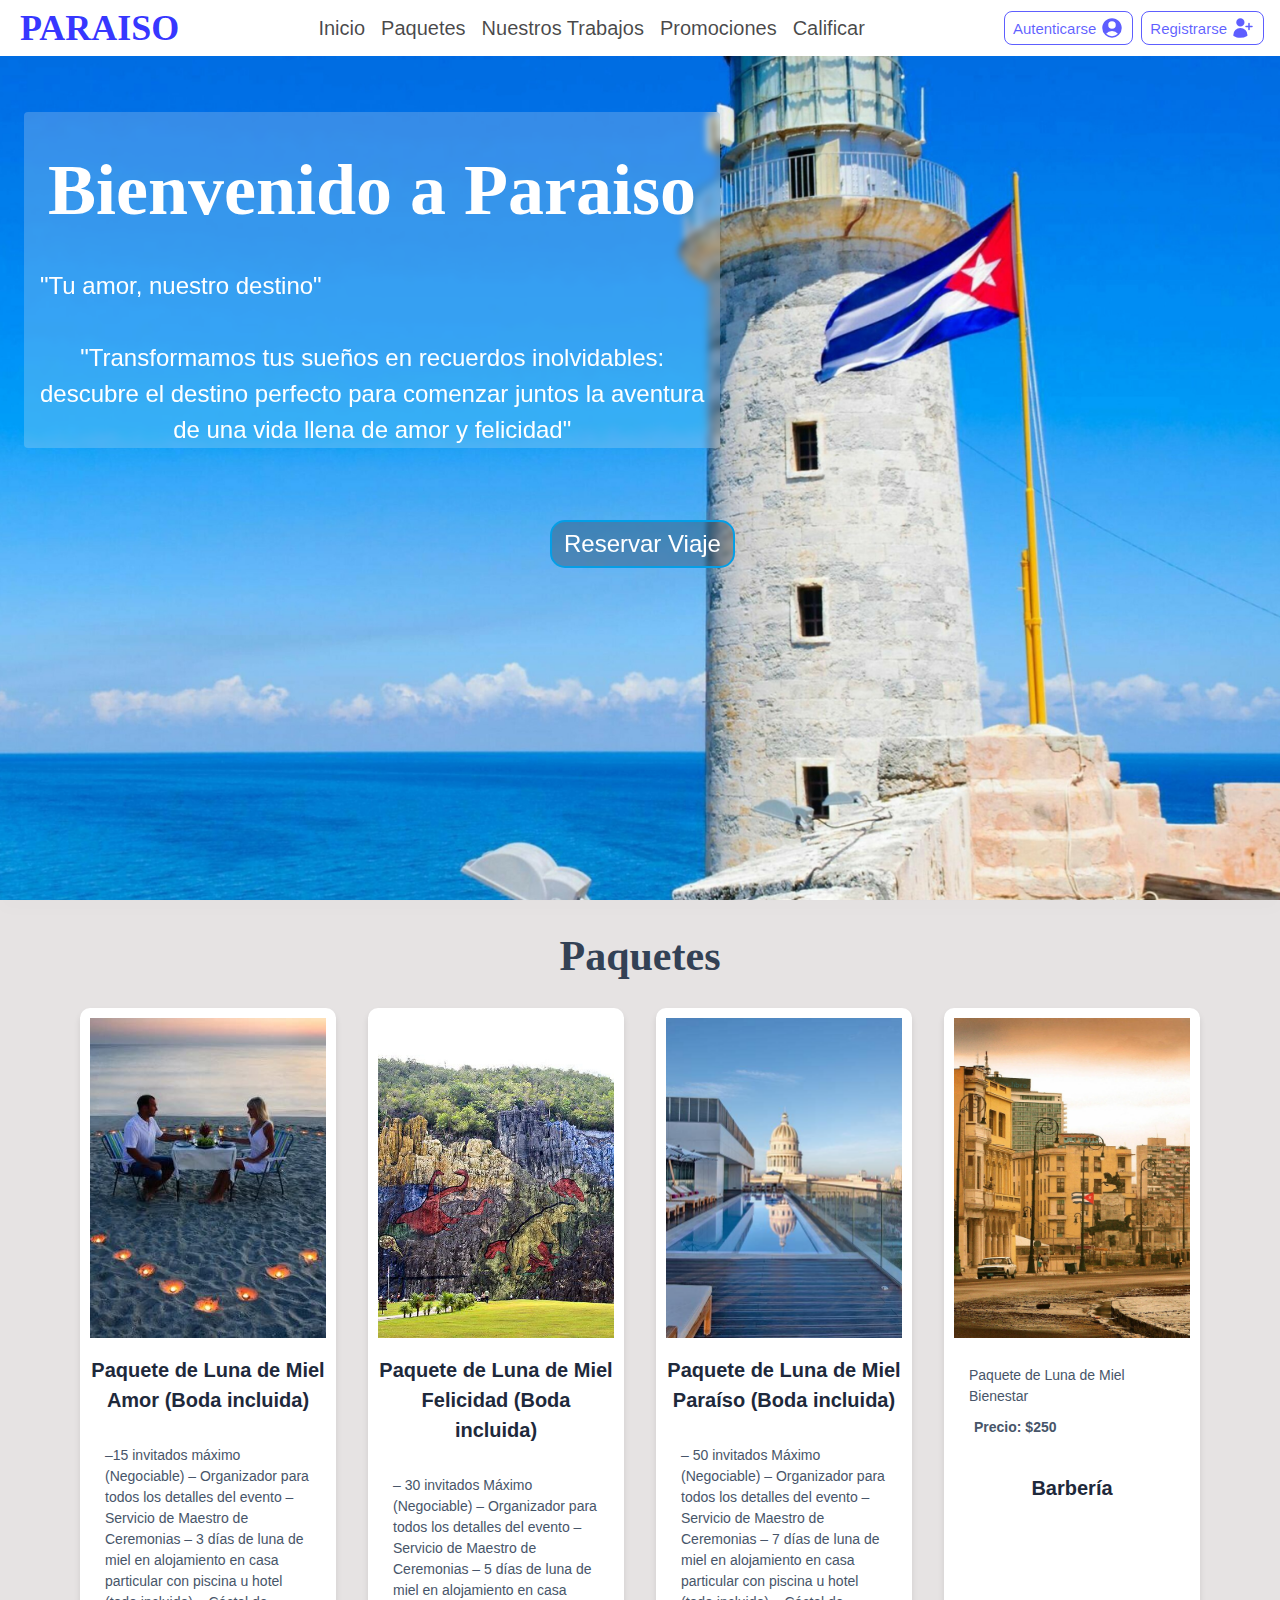
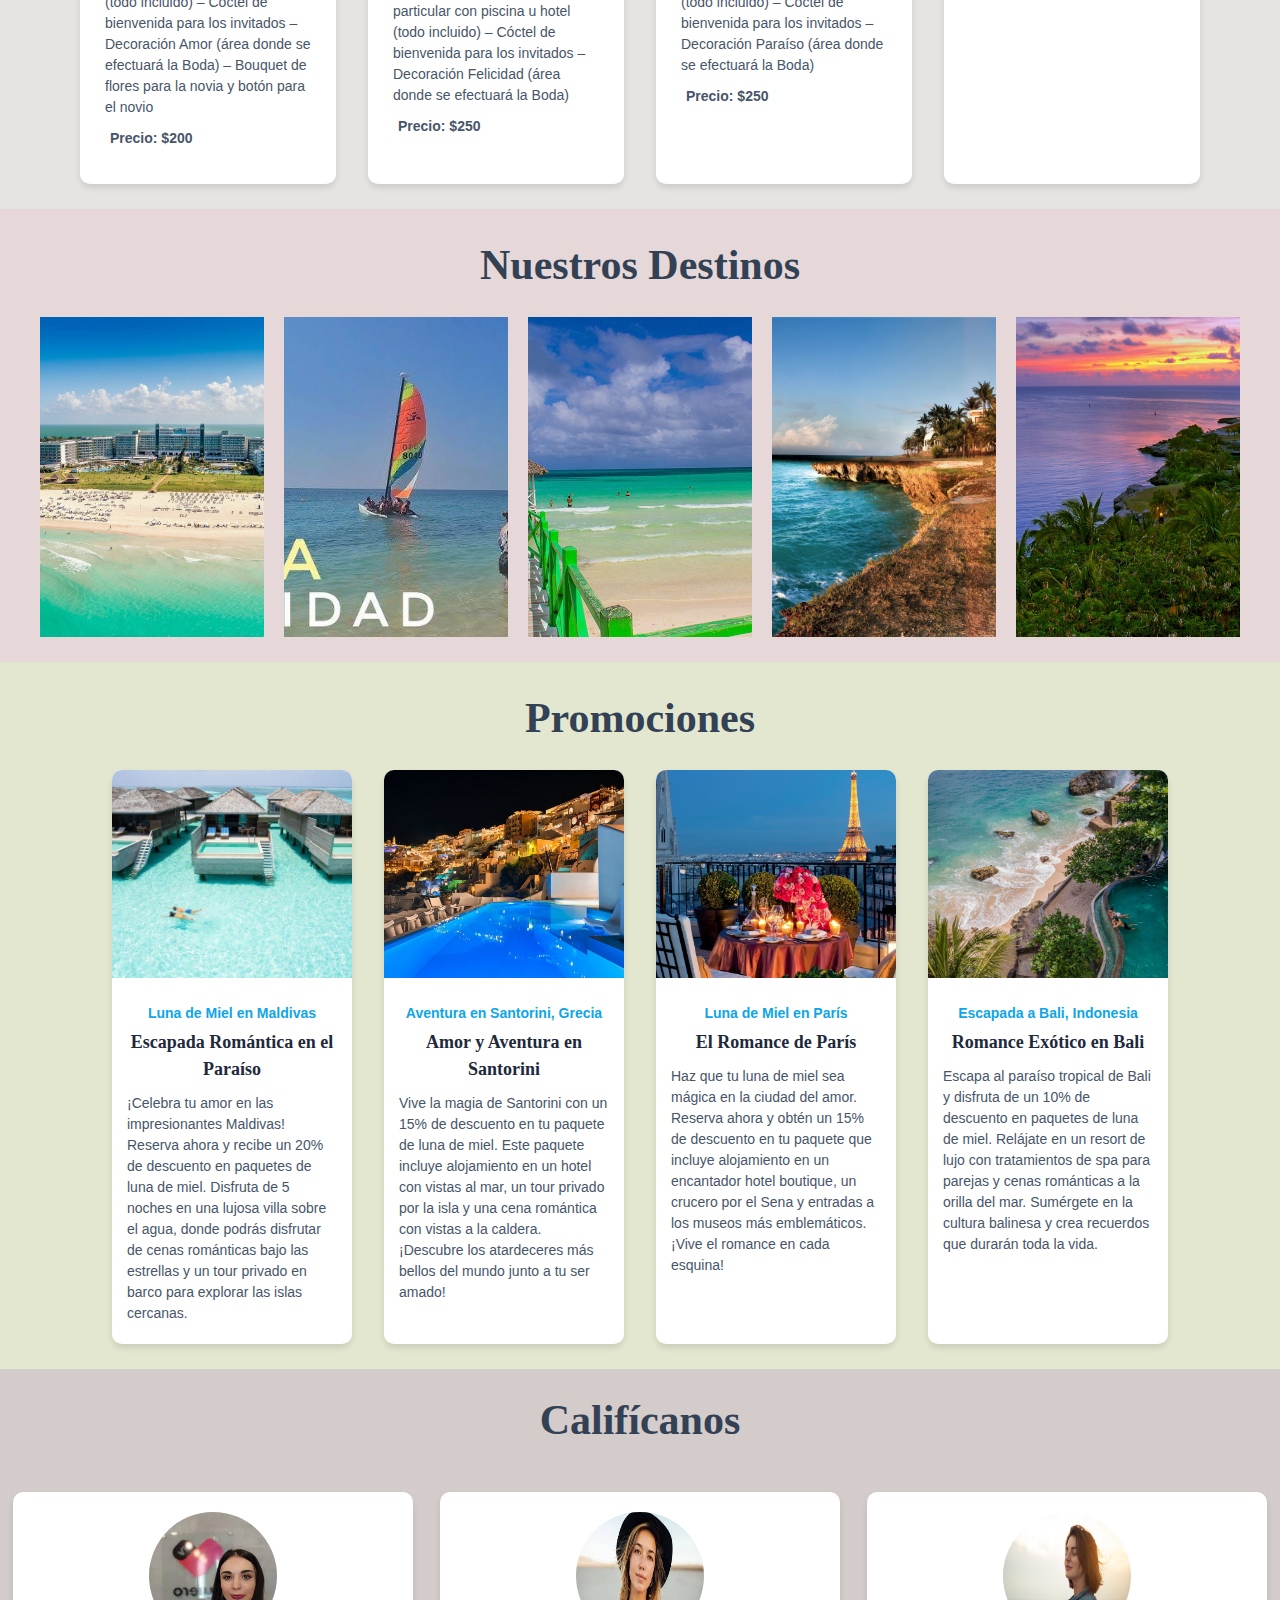
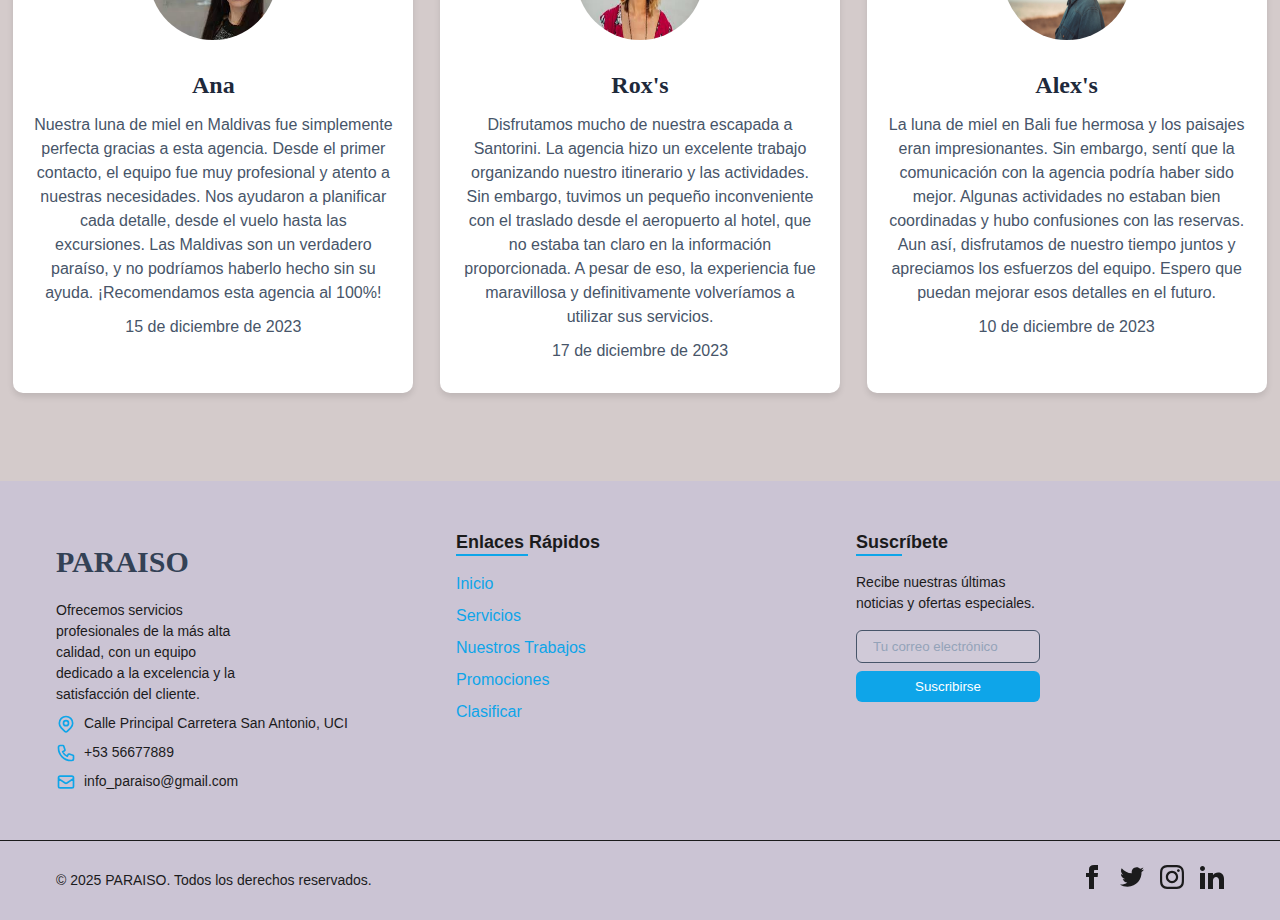
<file: HTML/index.html>
<!DOCTYPE html>
<html lang="en">
<head>
    <meta charset="UTF-8">
    <meta name="viewport" content="width=device-width, initial-scale=1.0">
    <title>PARAISO</title>
    <link href="/CSS/style.css" rel="stylesheet">
</head>
<body>

<header>
  <div class="header-container">
    <h3 class="nombre">PARAISO</h3>

    <nav class="barra_nav">
      <a href="#">Inicio</a>
      <a href="./#id_Servicios">Paquetes</a>
      <a href="./#id_Trabajos">Nuestros Trabajos</a>
      <a href="./#id_Promociones">Promociones</a>
      <a href="./#id_Calificar">Calificar</a>
    </nav>

    <div class="auth-buttons">
      <form action="login.html">
        <button type="submit">
          Autenticarse
          <svg xmlns="http://www.w3.org/2000/svg" viewBox="0 0 24 24" fill="currentColor">
            <path fill-rule="evenodd" d="M18.685 19.097A9.723 9.723 0 0 0 21.75 12c0-5.385-4.365-9.75-9.75-9.75S2.25 6.615 2.25 12a9.723 9.723 0 0 0 3.065 7.097A9.716 9.716 0 0 0 12 21.75a9.716 9.716 0 0 0 6.685-2.653Zm-12.54-1.285A7.486 7.486 0 0 1 12 15a7.486 7.486 0 0 1 5.855 2.812A8.224 8.224 0 0 1 12 20.25a8.224 8.224 0 0 1-5.855-2.438ZM15.75 9a3.75 3.75 0 1 1-7.5 0 3.75 3.75 0 0 1 7.5 0Z" clip-rule="evenodd"></path>
          </svg>
        </button>
      </form>

      <form action="registro.html">
        <button type="submit">
          Registrarse
          <svg xmlns="http://www.w3.org/2000/svg" viewBox="0 0 24 24" fill="currentColor">
            <path d="M5.25 6.375a4.125 4.125 0 1 1 8.25 0 4.125 4.125 0 0 1-8.25 0ZM2.25 19.125a7.125 7.125 0 0 1 14.25 0v.003l-.001.119a.75.75 0 0 1-.363.63 13.067 13.067 0 0 1-6.761 1.873c-2.472 0-4.786-.684-6.76-1.873a.75.75 0 0 1-.364-.63l-.001-.122ZM18.75 7.5a.75.75 0 0 0-1.5 0v2.25H15a.75.75 0 0 0 0 1.5h2.25v2.25a.75.75 0 0 0 1.5 0v-2.25H21a.75.75 0 0 0 0-1.5h-2.25V7.5Z"></path>
          </svg>
        </button>
      </form>
    </div>
  </div>
</header>

<main>

    <!-- ============== Inicio ============== -->
    <div class="hero-section">
        <div class="hero-content">
            <div class="adorno">
                <h1 class="hero-title">
                  Bienvenido a Paraiso
                </h1>
            
                <div class="hero-text-container">
                  <h2 class="hero-subtitle">
                    "Tu amor, nuestro destino"
                  </h2>
            
                  <p class="hero-paragraph">
                   "Transformamos tus sueños en recuerdos inolvidables:
                   descubre el destino perfecto para comenzar juntos la aventura 
                   de una vida llena de amor y felicidad"
                  </p>
                </div>
            

            </div>
          <div class="hero-button-container">
            <form action="Agendar_Cita.html">
              <button class="hero-button" type="submit">
                Reservar Viaje
              </button>
            </form>
          </div>
        </div>
      </div>

      <!-- ============== Paquetes ============== -->

      <div class="servicios" id="id_servicios">
        <div class="titulo">
            <h2>Paquetes</h2>
        </div>
        <div class="contenedor">
            <div class="servicio">
                <img src="/IMG/corazon.jpg" alt="Servicio de pedicura">
                <h3>Paquete de Luna de Miel Amor (Boda incluida)</h3>
                <div class="info">
                    <p>–15 invitados máximo (Negociable)
                        – Organizador para todos los detalles del evento
                        – Servicio de Maestro de Ceremonias
                        – 3 días de luna de miel en alojamiento en casa particular con piscina u hotel (todo incluido)
                        – Cóctel de bienvenida para los invitados
                        – Decoración Amor (área donde se efectuará la Boda)
                        – Bouquet de flores para la novia y botón para el novio
                    </p>
                    <p class="precio">Precio: $200</p>
                </div>
            </div>

            <div class="servicio">
                <img src="/IMG/montana.jpg" alt="Servicio de barbería">
                <h3>Paquete de Luna de Miel Felicidad (Boda incluida)</h3>
                <div class="info">
                    <p>– 30 invitados Máximo (Negociable)
                        – Organizador para todos los detalles del evento
                        – Servicio de Maestro de Ceremonias
                        – 5 días de luna de miel en alojamiento en casa particular con piscina u hotel (todo incluido)
                        – Cóctel de bienvenida para los invitados
                        – Decoración Felicidad (área donde se efectuará la Boda)
                    </p>
                    <p class="precio">Precio: $250</p>
                </div>
            </div>

            <div class="servicio">
                <img src="/IMG/capitolio.jpg" alt="Servicio de barbería">
                <h3>Paquete de Luna de Miel Paraíso (Boda incluida)</h3>
                <div class="info">
                    <p>– 50 invitados Máximo (Negociable)
                        – Organizador para todos los detalles del evento
                        – Servicio de Maestro de Ceremonias
                        – 7 días de luna de miel en alojamiento en casa particular con piscina u hotel (todo incluido)
                        – Cóctel de bienvenida para los invitados
                        – Decoración Paraíso (área donde se efectuará la Boda)
                    </p>
                    <p class="precio">Precio: $250</p>
                </div>
            </div>

            <div class="servicio">
                <img src="/IMG/morro.jpg" alt="Servicio de barbería">
                <div class="info">
                    <p>Paquete de Luna de Miel Bienestar</p>
                    <p class="precio">Precio: $250</p>
                </div>
                <h3>Barbería</h3>
            </div>
        </div>
    </div>

<!-- ============== Trabajos ============== -->

    <div class="trabajos" id="id_Trabajos">
        <h2>Nuestros Destinos</h2>
        <div class="galeria">
            <img src="/IMG/hotel.jpg" alt="Trabajo 1">
            <img src="/IMG/trinidad.jpg" alt="Trabajo 2">
            <img src="/IMG/muelle.jpg" alt="Trabajo 3">
            <img src="/IMG/costa.jpg" alt="Trabajo 4">
            <img src="/IMG/bahia.jpg" alt="Trabajo 5">
        </div>
    </div>

    <!-- ============== Promociones ============== -->
    <div class="promociones" id="id_promociones">
        <h2>Promociones</h2>
        <div class="contenedor">
            <div class="promo">
                <div class="imagen">
                    <img src="/IMG/maldivas.jpg" alt="Servicio de barbería de nuestro salón de belleza">
                </div>
                <div class="info">
                    <h3>Luna de Miel en Maldivas</h3>
                    <h2>Escapada Romántica en el Paraíso</h2>
                    <p>¡Celebra tu amor en las impresionantes Maldivas! Reserva ahora y recibe un 20% de descuento en paquetes de luna de miel. Disfruta de 5 noches en una lujosa villa sobre el agua, donde podrás disfrutar de cenas románticas bajo las estrellas y un tour privado en barco para explorar las islas cercanas.</p>
                </div>
            </div>
    
            <div class="promo">
                <div class="imagen">
                    <img src="/IMG/santoniri.jpg" alt="Servicio de peluquería de nuestro salón de belleza">
                </div>
                <div class="info">
                    <h3>Aventura en Santorini, Grecia</h3>
                    <h2>Amor y Aventura en Santorini</h2>
                    <p>Vive la magia de Santorini con un 15% de descuento en tu paquete de luna de miel. Este paquete incluye alojamiento en un hotel con vistas al mar, un tour privado por la isla y una cena romántica con vistas a la caldera. ¡Descubre los atardeceres más bellos del mundo junto a tu ser amado!</p>
                </div>
            </div>
    
            <div class="promo">
                <div class="imagen">
                    <img src="/IMG/paris.jpg" alt="Servicio de manicura de nuestro salón de belleza">
                </div>
                <div class="info">
                    <h3>Luna de Miel en París</h3>
                    <h2>El Romance de París</h2>
                    <p>Haz que tu luna de miel sea mágica en la ciudad del amor. Reserva ahora y obtén un 15% de descuento en tu paquete que incluye alojamiento en un encantador hotel boutique, un crucero por el Sena y entradas a los museos más emblemáticos. ¡Vive el romance en cada esquina!</p>
                </div>
            </div>
    
            <div class="promo">
                <div class="imagen">
                    <img src="/IMG/bali.jpg" alt="Servicio de pedicura de nuestro salón de belleza">
                </div>
                <div class="info">
                    <h3>Escapada a Bali, Indonesia</h3>
                    <h2>Romance Exótico en Bali</h2>
                    <p>Escapa al paraíso tropical de Bali y disfruta de un 10% de descuento en paquetes de luna de miel. Relájate en un resort de lujo con tratamientos de spa para parejas y cenas románticas a la orilla del mar. Sumérgete en la cultura balinesa y crea recuerdos que durarán toda la vida.</p>
                </div>
            </div>
        </div>
    </div>
    
    <!-- ============== Calificar ============== -->
    <div class="calificar" id="id_Calificar">
        <h2>Califícanos</h2>
        
        <div class="tarjetas_clasif">
            <div class="testimonio">
                <img src="/IMG/test1.jpeg" alt="Foto de Ana">
                <h3>Ana</h3>
                <p>
                    Nuestra luna de miel en Maldivas fue simplemente perfecta gracias a esta agencia. Desde el primer contacto, el equipo fue muy profesional y atento a nuestras necesidades. Nos ayudaron a planificar cada detalle, desde el vuelo hasta las excursiones. Las Maldivas son un verdadero paraíso, y no podríamos haberlo hecho sin su ayuda. ¡Recomendamos esta agencia al 100%!
                </p>
                <p class="fecha">15 de diciembre de 2023</p>
            </div>
        
            <div class="testimonio">
                <img src="/IMG/test2.jpeg" alt="Foto de Rox's">
                <h3>Rox's</h3>
                <p>
                    Disfrutamos mucho de nuestra escapada a Santorini. La agencia hizo un excelente trabajo organizando nuestro itinerario y las actividades. Sin embargo, tuvimos un pequeño inconveniente con el traslado desde el aeropuerto al hotel, que no estaba tan claro en la información proporcionada. A pesar de eso, la experiencia fue maravillosa y definitivamente volveríamos a utilizar sus servicios.
                </p>
                <p class="fecha">17 de diciembre de 2023</p>
            </div>
        
            <div class="testimonio">
                <img src="/IMG/test3.jpg" alt="Foto de Alex's">
                <h3>Alex's</h3>
                <p>
                    La luna de miel en Bali fue hermosa y los paisajes eran impresionantes. Sin embargo, sentí que la comunicación con la agencia podría haber sido mejor. Algunas actividades no estaban bien coordinadas y hubo confusiones con las reservas. Aun así, disfrutamos de nuestro tiempo juntos y apreciamos los esfuerzos del equipo. Espero que puedan mejorar esos detalles en el futuro.
                </p>
                <p class="fecha">10 de diciembre de 2023</p>
            </div>

        </div>
    </div>
</main>


<!-- ============== Footer ============== -->
<footer class="footer">
    <!-- Sección principal del footer -->
    <div class="footer-main">
        <div class="footer-grid">
            <!-- Columna 1: Logo e información -->
            <div class="footer-col">
                <h3 class="footer-logo">PARAISO</h3>

                <p class="footer-description">
                    Ofrecemos servicios profesionales de la más alta calidad, con un
                    equipo dedicado a la excelencia y la satisfacción del cliente.
                </p>

                <div class="footer-contact-info">
                    <p class="contact-item">
                        <svg class="icon" xmlns="http://www.w3.org/2000/svg" fill="none" viewBox="0 0 24 24" stroke="currentColor">
                            <path stroke-linecap="round" stroke-linejoin="round" stroke-width="2" d="M17.657 16.657L13.414 20.9a1.998 1.998 0 01-2.827 0l-4.244-4.243a8 8 0 1111.314 0z"></path>
                            <path stroke-linecap="round" stroke-linejoin="round" stroke-width="2" d="M15 11a3 3 0 11-6 0 3 3 0 016 0z"></path>
                        </svg>
                        Calle Principal Carretera San Antonio, UCI
                    </p>

                    <p class="contact-item">
                        <svg class="icon" xmlns="http://www.w3.org/2000/svg" fill="none" viewBox="0 0 24 24" stroke="currentColor">
                            <path stroke-linecap="round" stroke-linejoin="round" stroke-width="2" d="M3 5a2 2 0 012-2h3.28a1 1 0 01.948.684l1.498 4.493a1 1 0 01-.502 1.21l-2.257 1.13a11.042 11.042 0 005.516 5.516l1.13-2.257a1 1 0 011.21-.502l4.493 1.498a1 1 0 01.684.949V19a2 2 0 01-2 2h-1C9.716 21 3 14.284 3 6V5z"></path>
                        </svg>
                        +53 56677889
                    </p>

                    <p class="contact-item">
                        <svg class="icon" xmlns="http://www.w3.org/2000/svg" fill="none" viewBox="0 0 24 24" stroke="currentColor">
                            <path stroke-linecap="round" stroke-linejoin="round" stroke-width="2" d="M3 8l7.89 5.26a2 2 0 002.22 0L21 8M5 19h14a2 2 0 002-2V7a2 2 0 00-2-2H5a2 2 0 00-2 2v10a2 2 0 002 2z"></path>
                        </svg>
                        info_paraiso@gmail.com
                    </p>
                </div>
            </div>

            <!-- Columna 2: Enlaces rápidos -->
            <div class="footer-col">
                <h4 class="footer-heading">
                    Enlaces Rápidos
                    <span class="heading-underline"></span>
                </h4>
                <ul class="quick-links">
                    <li>
                        <a class="footer-link" href="#">Inicio</a>
                    </li>
                    <li>
                        <a class="footer-link" href="#id_Servicios">Servicios</a>
                    </li>
                    <li>
                        <a class="footer-link" href="#id_Trabajos">Nuestros Trabajos</a>
                    </li>
                    <li>
                        <a class="footer-link" href="#id_Promociones">Promociones</a>
                    </li>
                    <li>
                        <a class="footer-link" href="#id_Calificar">Clasificar</a>
                    </li>
                </ul>
            </div>

            <!-- Columna 3: Contactanos -->
            <div class="footer-col">
                <h4 class="footer-heading">
                    Suscríbete
                    <span class="heading-underline"></span>
                </h4>

                <p class="footer-newsletter-text">
                    Recibe nuestras últimas noticias y ofertas especiales.
                </p>

                <form class="footer-form">
                    <div class="form-group">
                        <input class="form-input" type="email" placeholder="Tu correo electrónico" required>
                    </div>

                    <button class="form-button" type="submit">
                        Suscribirse
                    </button>
                </form>
            </div>
        </div>
    </div>

    <!-- Sección de redes sociales -->
    <div class="footer-social">
        <div class="footer-social-container">
            <div class="copyright">
                © 2025 PARAISO. Todos los derechos reservados.
            </div>

            <div class="social-icons">
                <!-- Facebook -->
                <a class="social-link" href="#">
                    <svg class="social-icon" xmlns="http://www.w3.org/2000/svg" fill="currentColor" viewBox="0 0 24 24">
                        <path d="M9 8h-3v4h3v12h5v-12h3.642l.358-4h-4v-1.667c0-.955.192-1.333 1.115-1.333h2.885v-5h-3.808c-3.596 0-5.192 1.583-5.192 4.615v3.385z"></path>
                    </svg>
                </a>
                <!-- Twitter/X -->
                <a class="social-link" href="#">
                    <svg class="social-icon" xmlns="http://www.w3.org/2000/svg" fill="currentColor" viewBox="0 0 24 24">
                        <path d="M24 4.557c-.883.392-1.832.656-2.828.775 1.017-.609 1.798-1.574 2.165-2.724-.951.564-2.005.974-3.127 1.195-.897-.957-2.178-1.555-3.594-1.555-3.179 0-5.515 2.966-4.797 6.045-4.091-.205-7.719-2.165-10.148-5.144-1.29 2.213-.669 5.108 1.523 6.574-.806-.026-1.566-.247-2.229-.616-.054 2.281 1.581 4.415 3.949 4.89-.693.188-1.452.232-2.224.084.626 1.956 2.444 3.379 4.6 3.419-2.07 1.623-4.678 2.348-7.29 2.04 2.179 1.397 4.768 2.212 7.548 2.212 9.142 0 14.307-7.721 13.995-14.646.962-.695 1.797-1.562 2.457-2.549z"></path>
                    </svg>
                </a>
                <!-- Instagram -->
                <a class="social-link" href="#">
                    <svg class="social-icon" xmlns="http://www.w3.org/2000/svg" fill="currentColor" viewBox="0 0 24 24">
                        <path d="M12 2.163c3.204 0 3.584.012 4.85.07 3.252.148 4.771 1.691 4.919 4.919.058 1.265.069 1.645.069 4.849 0 3.205-.012 3.584-.069 4.849-.149 3.225-1.664 4.771-4.919 4.919-1.266.058-1.644.07-4.85.07-3.204 0-3.584-.012-4.849-.07-3.26-.149-4.771-1.699-4.919-4.92-.058-1.265-.07-1.644-.07-4.849 0-3.204.013-3.583.07-4.849.149-3.227 1.664-4.771 4.919-4.919 1.266-.057 1.645-.069 4.849-.069zm0-2.163c-3.259 0-3.667.014-4.947.072-4.358.2-6.78 2.618-6.98 6.98-.059 1.281-.073 1.689-.073 4.948 0 3.259.014 3.668.072 4.948.2 4.358 2.618 6.78 6.98 6.98 1.281.058 1.689.072 4.948.072 3.259 0 3.668-.014 4.948-.072 4.354-.2 6.782-2.618 6.979-6.98.059-1.28.073-1.689.073-4.948 0-3.259-.014-3.667-.072-4.947-.196-4.354-2.617-6.78-6.979-6.98-1.281-.059-1.69-.073-4.949-.073zm0 5.838c-3.403 0-6.162 2.759-6.162 6.162s2.759 6.163 6.162 6.163 6.162-2.759 6.162-6.163c0-3.403-2.759-6.162-6.162-6.162zm0 10.162c-2.209 0-4-1.79-4-4 0-2.209 1.791-4 4-4s4 1.791 4 4c0 2.21-1.791 4-4 4zm6.406-11.845c-.796 0-1.441.645-1.441 1.44s.645 1.44 1.441 1.44c.795 0 1.439-.645 1.439-1.44s-.644-1.44-1.439-1.44z"></path>
                    </svg>
                </a>
                <!-- LinkedIn -->
                <a class="social-link" href="#">
                    <svg class="social-icon" xmlns="http://www.w3.org/2000/svg" fill="currentColor" viewBox="0 0 24 24">
                        <path d="M4.98 3.5c0 1.381-1.11 2.5-2.48 2.5s-2.48-1.119-2.48-2.5c0-1.38 1.11-2.5 2.48-2.5s2.48 1.12 2.48 2.5zm.02 4.5h-5v16h5v-16zm7.982 0h-4.968v16h4.969v-8.399c0-4.67 6.029-5.052 6.029 0v8.399h4.988v-10.131c0-7.88-8.922-7.593-11.018-3.714v-2.155z"></path>
                    </svg>
                </a>
            </div>
        </div>
    </div>
</footer>
  

</body>
</html>
</file>
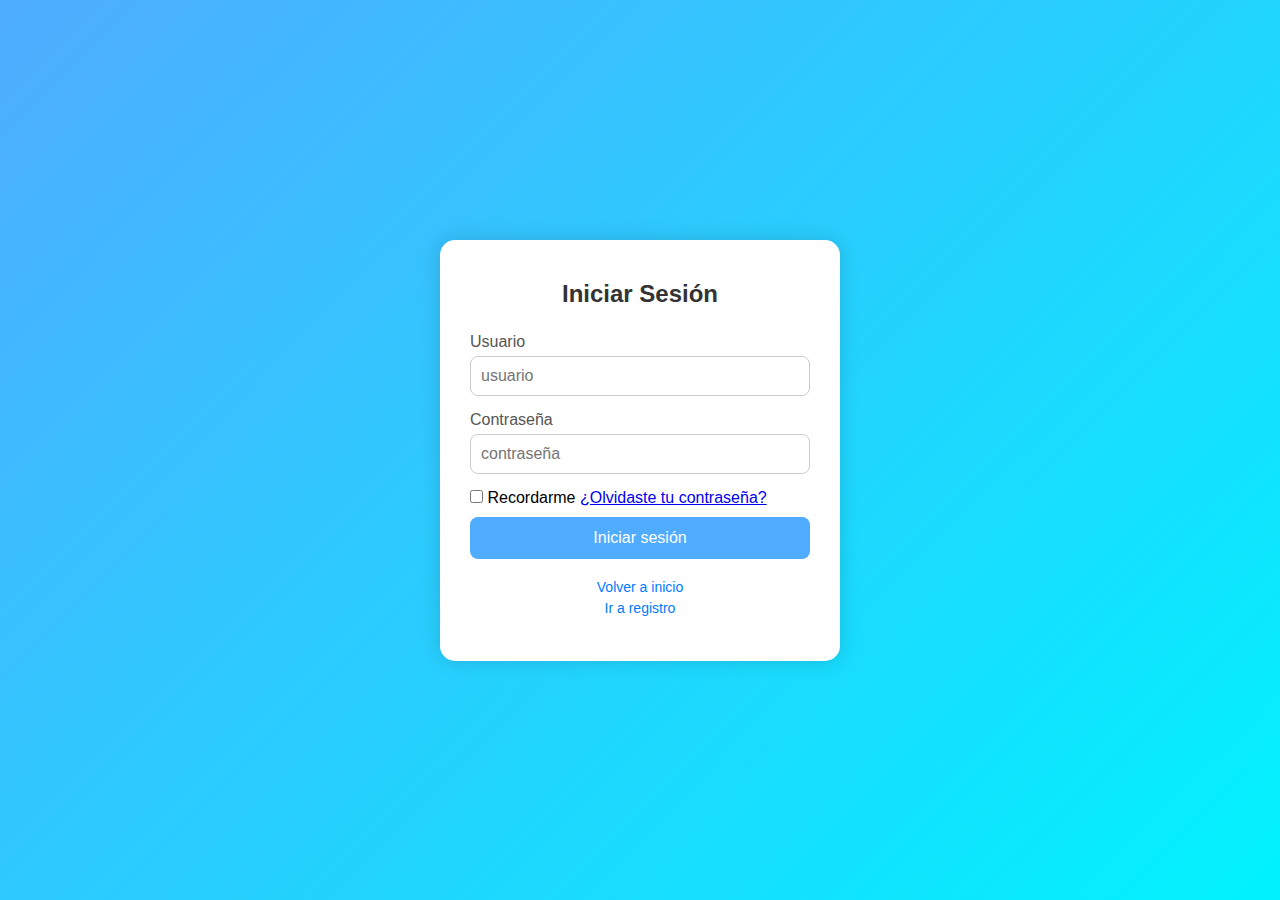
<file: HTML/login.html>
<!DOCTYPE html>
<html lang="en">
<head>
    <meta charset="UTF-8">
    <meta name="viewport" content="width=device-width, initial-scale=1.0">
    <title>Login</title>
    <link href="/CSS/login.css" rel="stylesheet">
    <script src="/js/login.js"></script>
</head>
<body>
    <div class="login-container">
        <div class="login-form">
            <h2>Iniciar Sesión</h2>

            <form id="loginForm">
                <div class="input-group">
                    <label for="username">Usuario</label>
                    <input id="username" name="username" type="text" required placeholder="usuario">
                </div>

                <div class="input-group">
                    <label for="password">Contraseña</label>
                    <input id="password" name="password" type="password" required placeholder="contraseña">
                </div>

                <div class="options">
                    <label class="remember-me">
                        <input id="remember" name="remember" type="checkbox">
                        Recordarme
                    </label>
                    <a class="forgot-password" href="#">¿Olvidaste tu contraseña?</a>
                </div>

                <button class="submit-btn" type="submit">Iniciar sesión</button>
            </form>

            <div class="extra-options">
                <a class="extra-btn" href="index.html">Volver a inicio</a>
                <a class="extra-btn" href="registro.html">Ir a registro</a>
            </div>
        </div>
    </div>

</body>
</html>
</file>
<file: CSS/style.css>
body {
  font-family: sans-serif;
}

header {
  width: 100%;
  background-color: white;
}

.header-container {
  height: 56px;
  display: flex;
  justify-content: space-between;
  align-items: center;
  position: fixed;
  top: 0;
  z-index: 10;
  width: 100%;
  background-color: white;
  /*
  background-color: rgba(246, 242, 242, 0.219);
  backdrop-filter: blur(3px);
  */
}

.menu-button {
  display: flex;
  align-items: flex-start;
  padding-left: 1rem;
}

.menu-button svg {
  height: 24px;
  width: 24px;
  color: #334155;
  transition: color 0.3s;
}

.menu-button svg:hover {
  color: #ec4899;
}

.nombre {
  padding-left: 1.25rem;
  font-size: 2.25rem;
  font-family: serif;
  color: rgba(0, 0, 255, 0.799);
}

.barra_nav {
  display: flex;
  padding-left: 1rem;
  padding: 1.25rem;
  gap: 1rem;
  font-size: 20px;
  font-family: sans-serif;
  color: rgba(12, 12, 13, 0.749);
}

.barra_nav a {
  text-decoration: none;
  color: inherit;
  transition: color 0.3s;
}

.barra_nav a:hover {
  color: blue;
}

.auth-buttons {
  display: flex;
  gap: 0.5rem;
  padding-right: 1rem;
  font-size: 1rem;
  color: #1e293b;
}

.auth-buttons button {
  background-color: transparent;
  border: solid 1px rgba(0, 0, 255, 0.63);
  border-radius: 0.5rem;
  padding: 0.25rem 0.5rem;
  font-family: sans-serif;
  font-size: 15px;
  display: flex;
  align-items: center;
  gap: 0.25rem;
  transition: color 0.3s;
  color: rgba(0, 0, 255, 0.63);
}

.auth-buttons button:hover {
  color: #ec4899;
}

.auth-buttons svg {
  height: 24px;
  width: 24px;
}

/* ================ HERO ================*/
.hero-section {
  min-height: 100vh;
  padding-bottom: 12px;
  box-shadow: 0 10px 15px rgba(0, 0, 0, 0.1);
  background-image: url("/IMG/faro.jpg");
  background-size: cover;
  background-position: right;
}

.hero-content {
  padding-top: 128px;
  display: flex;
  flex-direction: column;
  align-items: start;
  gap: 40px;
  padding-left: 16px;
  padding-right: 16px;
}
.adorno {
  background-color: rgba(246, 242, 242, 0.219);
  backdrop-filter: blur(3px);
  justify-content: start;
  border-radius: 4px;
}

@media (min-width: 768px) {
  .hero-content {
    padding-top: 112px;
    gap: 48px;
    padding-left: 24px;
    padding-right: 24px;
  }
}

.hero-title {
  font-size: 30px;
  font-family: serif;
  width: 100%;
  border-radius: 12px;
  display: flex;
  justify-content: center;
  padding: 16px;
  color: #ffffff;
}

@media (min-width: 640px) {
  .hero-title {
    font-size: 36px;
  }
}

@media (min-width: 768px) {
  .hero-title {
    font-size: 48px;
    justify-content: flex-start;
    padding: 24px;
  }
}

@media (min-width: 1024px) {
  .hero-title {
    font-size: 72px;
  }
}

.hero-text-container {
  width: 100%;
  border-radius: 12px;
  display: flex;
  flex-direction: column;
}

.hero-subtitle {
  font-size: 24px;
  font-family: sans-serif;
  font-weight: 200;
  color: #ffffff;
  text-align: center;
  padding-left: 16px;
  display: flex;
  justify-content: center;
}

@media (min-width: 768px) {
  .hero-subtitle {
    justify-content: flex-start;
  }
}

.hero-paragraph {
  font-size: 24px;
  font-family: sans-serif;
  font-weight: 200;
  color: #ffffff;
  white-space: pre-line;
  text-align: center;
  padding-left: 16px;
  display: flex;
  justify-content: center;
}

@media (min-width: 768px) {
  .hero-paragraph {
    justify-content: flex-start;
  }
}

.hero-button-container {
  padding-top: 24px;
}

.hero-button {
  font-size: 18px;
  font-family: sans-serif;
  color: white;
  background-color: rgba(0, 0, 0, 0.242);
  border: 2px solid #049ee6;
  backdrop-filter: blur(2px);
  border-radius: 15px;
  padding: 4px 8px;
  transition: transform 0.3s ease;
  position: absolute;
  left: 550px;
}

@media (min-width: 640px) {
  .hero-button {
    font-size: 20px;
  }
}

@media (min-width: 768px) {
  .hero-button {
    font-size: 24px;
    padding: 8px 12px;
  }
}

.hero-button:hover {
  transform: scale(1.1);
}

/* ============== Paquetes ============== */
.servicios {
  padding: 25px;
  text-align: center;
  background-color: rgba(226, 223, 223, 0.874);
}
.titulo h2 {
  font-size: 42px;
  color: #334155;
  margin-bottom: 20px;
  font-family: serif;
}
.contenedor {
  display: flex;
  flex-wrap: wrap;
  justify-content: space-around;
  gap: 20px;
}
.servicio {
  width: 256px;
  background-color: white;
  border-radius: 10px;
  overflow: hidden;
  box-shadow: 0px 4px 6px rgba(0, 0, 0, 0.1);
  text-align: center;
  padding: 10px;
  transition: transform 0.3s;
}
.servicio:hover {
  transform: scale(1.05);
}
.servicio img {
  width: 100%;
  height: 320px;
  object-fit: cover;
}
.info {
  padding: 10px;
  
}
.info p {
  color: #475569;
  font-size: 14px;
  margin: 5px 0;
  white-space:inherit;
  text-align: start;
}
.precio {
  font-weight: bold;
  background-color: rgba(255, 255, 255, 0.5);
  padding: 5px;
  font-size: 10px;
}

h3 {
  font-size: 20px;
  color: #1e293b;
  margin: 10px 0;
}

/* ============== Trabajos ============== */
.trabajos {
  padding: 25px;
  text-align: center;
  background-color: #e6d8d8;
}
.trabajos h2 {
  font-size: 42px;
  color: #334155;
  margin-bottom: 20px;
  font-family: serif;
}
.galeria {
  display: grid;
  grid-template-columns: repeat(auto-fit, minmax(200px, 1fr));
  gap: 20px;
  max-width: 1200px;
  margin: auto;
}
.galeria img {
  width: 100%;
  height: 320px;
  object-fit: cover;
  transition: transform 0.3s;
}
.galeria img:hover {
  transform: scale(1.05);
}

/* ============== Promociones ============== */
.promociones {
  background-color: #e3e7d0;
  padding: 25px;
  text-align: center;
}

.promociones h2 {
  font-size: 42px;
  color: #334155;
  margin-bottom: 20px;
  font-family: serif;
}

.contenedor {
  display: flex;
  flex-wrap: wrap;
  justify-content: center;
  gap: 32px;
}

.promo {
  width: 240px;
  background-color: white;
  border-radius: 10px;
  overflow: hidden;
  box-shadow: 0px 4px 6px rgba(0, 0, 0, 0.1);
  text-align: center;
  transition: transform 0.3s;
}

.promo:hover {
  transform: scale(1.05);
}

.imagen {
  height: 208px;
  overflow: hidden;
}

.imagen img {
  width: 100%;
  height: 100%;
  object-fit: cover;
}

.info {
  padding: 15px;
}

.info h3 {
  font-size: 14px;
  color: #0ea5e9;
  font-weight: bold;
  margin-bottom: 5px;
}

.info h2 {
  font-size: 18px;
  color: #1e293b;
  margin-bottom: 10px;
}

.info p {
  font-size: 14px;
  color: #475569;
}

/* ============== Calificar ============== */
.calificar {
  background-color: rgb(212, 203, 203);
  background-size: cover;
  background-attachment: fixed;
  width: 100%;
  padding-top: 20px;
  padding-bottom: 48px;
  text-align: center;
}

.calificar h2 {
  font-size: 42px;
  color: #334155;
  font-family: serif;
  margin-bottom: 40px;
}

.tarjetas_clasif {
  display: flex;
}

.testimonio {
  max-width: 400px;
  margin: 0 auto 40px;
  padding: 20px;
  text-align: center;
  background: white;
  border-radius: 10px;
  box-shadow: 0px 4px 6px rgba(0, 0, 0, 0.1);
  transition: transform 0.3s;
}

.testimonio img {
  width: 128px;
  height: 128px;
  border-radius: 50%;
  margin-bottom: 10px;
}

.testimonio h3 {
  font-size: 24px;
  color: #1e293b;
  font-family: serif;
  margin-bottom: 10px;
}

.testimonio:hover {
  transform: scale(1.05);
}

.testimonio p {
  font-size: 16px;
  color: #475569;
  font-family: sans-serif;
  margin-bottom: 10px;
}

.fecha {
  font-size: 14px;
  color: #64748b;
}

/* Estilos generales */
* {
  margin: 0;
  padding: 0;
  box-sizing: border-box;
}

body {
  font-family: Arial, sans-serif;
  line-height: 1.5;
}

/* ============== Calificar ============== */
.footer {
  background-color: rgb(203, 196, 212);
  color: #64748bb4;
}

/* Sección principal del footer */
.footer-main {
  max-width: 1200px;
  margin: 0 auto;
  padding: 48px 16px;
}

.footer-grid {
  display: grid;
  grid-template-columns: 1fr;
  gap: 32px;
}

@media (min-width: 768px) {
  .footer-grid {
    grid-template-columns: 1fr 1fr;
  }
}

@media (min-width: 1024px) {
  .footer-grid {
    grid-template-columns: 1fr 1fr 1fr;
  }
}

/*  Logo e información */
.footer-logo {
  font-size: 1.875rem;
  font-family: serif;
  margin-bottom: 1rem;
  color: #334155;
}

.footer-description {
  font-size: 0.875rem;
  color: #1b1b1c;
  width: 50%;
}

.footer-contact-info {
  padding-top: 0.5rem;
}

.contact-item {
  display: flex;
  align-items: center;
  font-size: 0.875rem;
  color: #1b1b1c;
  margin-top: 0.5rem;
}

.contact-item:first-child {
  margin-top: 0;
}

.icon {
  height: 1.25rem;
  width: 1.25rem;
  color: #0ea5e9;
  margin-right: 0.5rem;
}

/* Enlaces rápidos */
.footer-heading {
  font-size: 1.125rem;
  font-weight: 600;
  margin-bottom: 1rem;
  position: relative;
  display: inline-block;
  color: #1b1b1c;
}

.heading-underline {
  position: absolute;
  bottom: 0;
  left: 0;
  width: 50%;
  height: 2px;
  background-color: #0ea5e9;
}

.quick-links {
  list-style: none;
}

.quick-links li {
  margin-top: 0.5rem;
}

.quick-links li:first-child {
  margin-top: 0;
}

.footer-link {
  color: #0ea5e9;
  text-decoration: none;
  transition: color 0.3s;
}

.footer-link:hover {
  color: blue;
}

/*  Suscripción */
.footer-newsletter-text {
  font-size: 0.875rem;
  color: #1b1b1c;
  margin-bottom: 1rem;
}

.footer-form {
  display: flex;
  flex-direction: column;
  gap: 0.5rem;
}

.form-group {
  position: relative;
}

.form-input {
  width: 100%;
  padding: 0.5rem 1rem;
  border-radius: 0.375rem;
  background-color: rgba(255, 255, 255, 0.1);
  border: 1px solid #475569;
  color: #1b1b1c;
  outline: none;
  transition: all 0.3s;
}

.form-input::placeholder {
  color: #94a3b8;
}

.form-input:focus {
  outline: none;
  box-shadow: 0 0 0 2px rgba(14, 165, 233, 0.5);
}

.form-button {
  width: 100%;
  background-color: #0ea5e9;
  color: white;
  font-weight: 500;
  padding: 0.5rem 1rem;
  border-radius: 0.375rem;
  border: none;
  cursor: pointer;
  transition: background-color 0.3s;
}

.form-button:hover {
  background-color: #0284c7;
}

/* Sección de redes sociales */
.footer-social {
  border-top: 1px solid #1b1b1c;
  padding: 1.5rem 0;
}

.footer-social-container {
  max-width: 1200px;
  margin: 0 auto;
  padding: 0 1rem;
  display: flex;
  flex-direction: column;
  justify-content: space-between;
  align-items: center;
}

@media (min-width: 768px) {
  .footer-social-container {
    flex-direction: row;
  }
}

.copyright {
  font-size: 0.875rem;
  color: #1b1b1c;
  margin-bottom: 1rem;
}

@media (min-width: 768px) {
  .copyright {
    margin-bottom: 0;
  }
}

.social-icons {
  display: flex;
  gap: 1rem;
}

.social-link {
  color: #1b1b1c;
  transition: color 0.3s;
}

.social-link:hover {
  color: #0ea5e9;
}

.social-icon {
  height: 1.5rem;
  width: 1.5rem;
}

.footer-col:nth-child(3) {
  width: 100%;
}

@media (min-width: 1024px) {
  .footer-col:nth-child(3) {
    width: 50%;
  }
}
</file>
<file: CSS/login.css>
* {
  margin: 0;
  padding: 0;
  box-sizing: border-box;
  font-family: "Segoe UI", sans-serif;
}

body {
  background: linear-gradient(135deg, #4facfe, #00f2fe);
  display: flex;
  justify-content: center;
  align-items: center;
  height: 100vh;
}

.login-container {
  background-color: white;
  padding: 40px 30px;
  border-radius: 15px;
  box-shadow: 0 0 20px rgba(0, 0, 0, 0.15);
  width: 100%;
  max-width: 400px;
}

.login-form h2 {
  text-align: center;
  margin-bottom: 25px;
  color: #333;
}

.input-group {
  margin-bottom: 15px;
}

.input-group label {
  display: block;
  margin-bottom: 5px;
  color: #555;
}

.input-group input {
  width: 100%;
  padding: 10px;
  border: 1px solid #ccc;
  border-radius: 8px;
  font-size: 16px;
}

.submit-btn {
  width: 100%;
  padding: 12px;
  background-color: #4facfe;
  color: white;
  border: none;
  border-radius: 8px;
  font-size: 16px;
  cursor: pointer;
  transition: background 0.3s ease;
  margin-top: 10px;
}

.submit-btn:hover {
  background-color: #3a9ee5;
}

.extra-options {
  margin-top: 20px;
  text-align: center;
}

.extra-btn {
  display: block;
  margin: 5px 0;
  color: #007bff;
  text-decoration: none;
  font-size: 14px;
}

.extra-btn:hover {
  text-decoration: underline;
}
</file>
